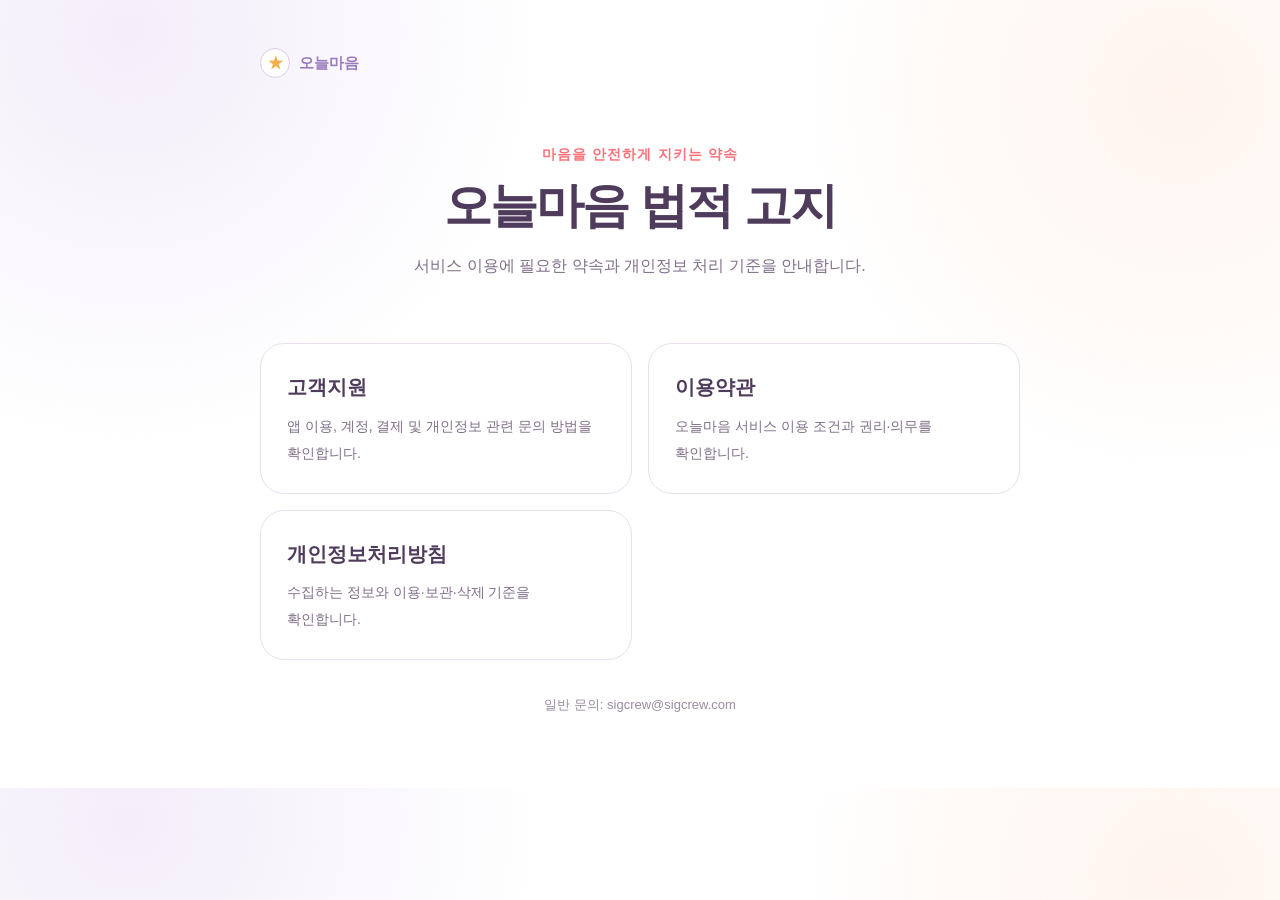
<file: index.html>
<!doctype html>
<html lang="ko">
  <head>
    <meta charset="utf-8" />
    <meta name="viewport" content="width=device-width, initial-scale=1" />
    <meta name="description" content="오늘마음 이용약관과 개인정보처리방침" />
    <title>오늘마음 법적 고지</title>
    <link rel="stylesheet" href="./styles.css" />
  </head>
  <body>
    <main class="shell">
      <a class="brand" href="./">
        <span class="brand-mark" aria-hidden="true">★</span>
        오늘마음
      </a>
      <section class="hero">
        <p class="eyebrow">마음을 안전하게 지키는 약속</p>
        <h1>오늘마음 법적 고지</h1>
        <p class="subtitle">서비스 이용에 필요한 약속과 개인정보 처리 기준을 안내합니다.</p>
      </section>
      <section class="cards" aria-label="안내 페이지">
        <a class="card" href="./support/">
          <strong>고객지원</strong>
          <span>앱 이용, 계정, 결제 및 개인정보 관련 문의 방법을 확인합니다.</span>
        </a>
        <a class="card" href="./terms/">
          <strong>이용약관</strong>
          <span>오늘마음 서비스 이용 조건과 권리·의무를 확인합니다.</span>
        </a>
        <a class="card" href="./privacy/">
          <strong>개인정보처리방침</strong>
          <span>수집하는 정보와 이용·보관·삭제 기준을 확인합니다.</span>
        </a>
      </section>
      <footer>일반 문의: sigcrew@sigcrew.com</footer>
    </main>
  </body>
</html>
</file>
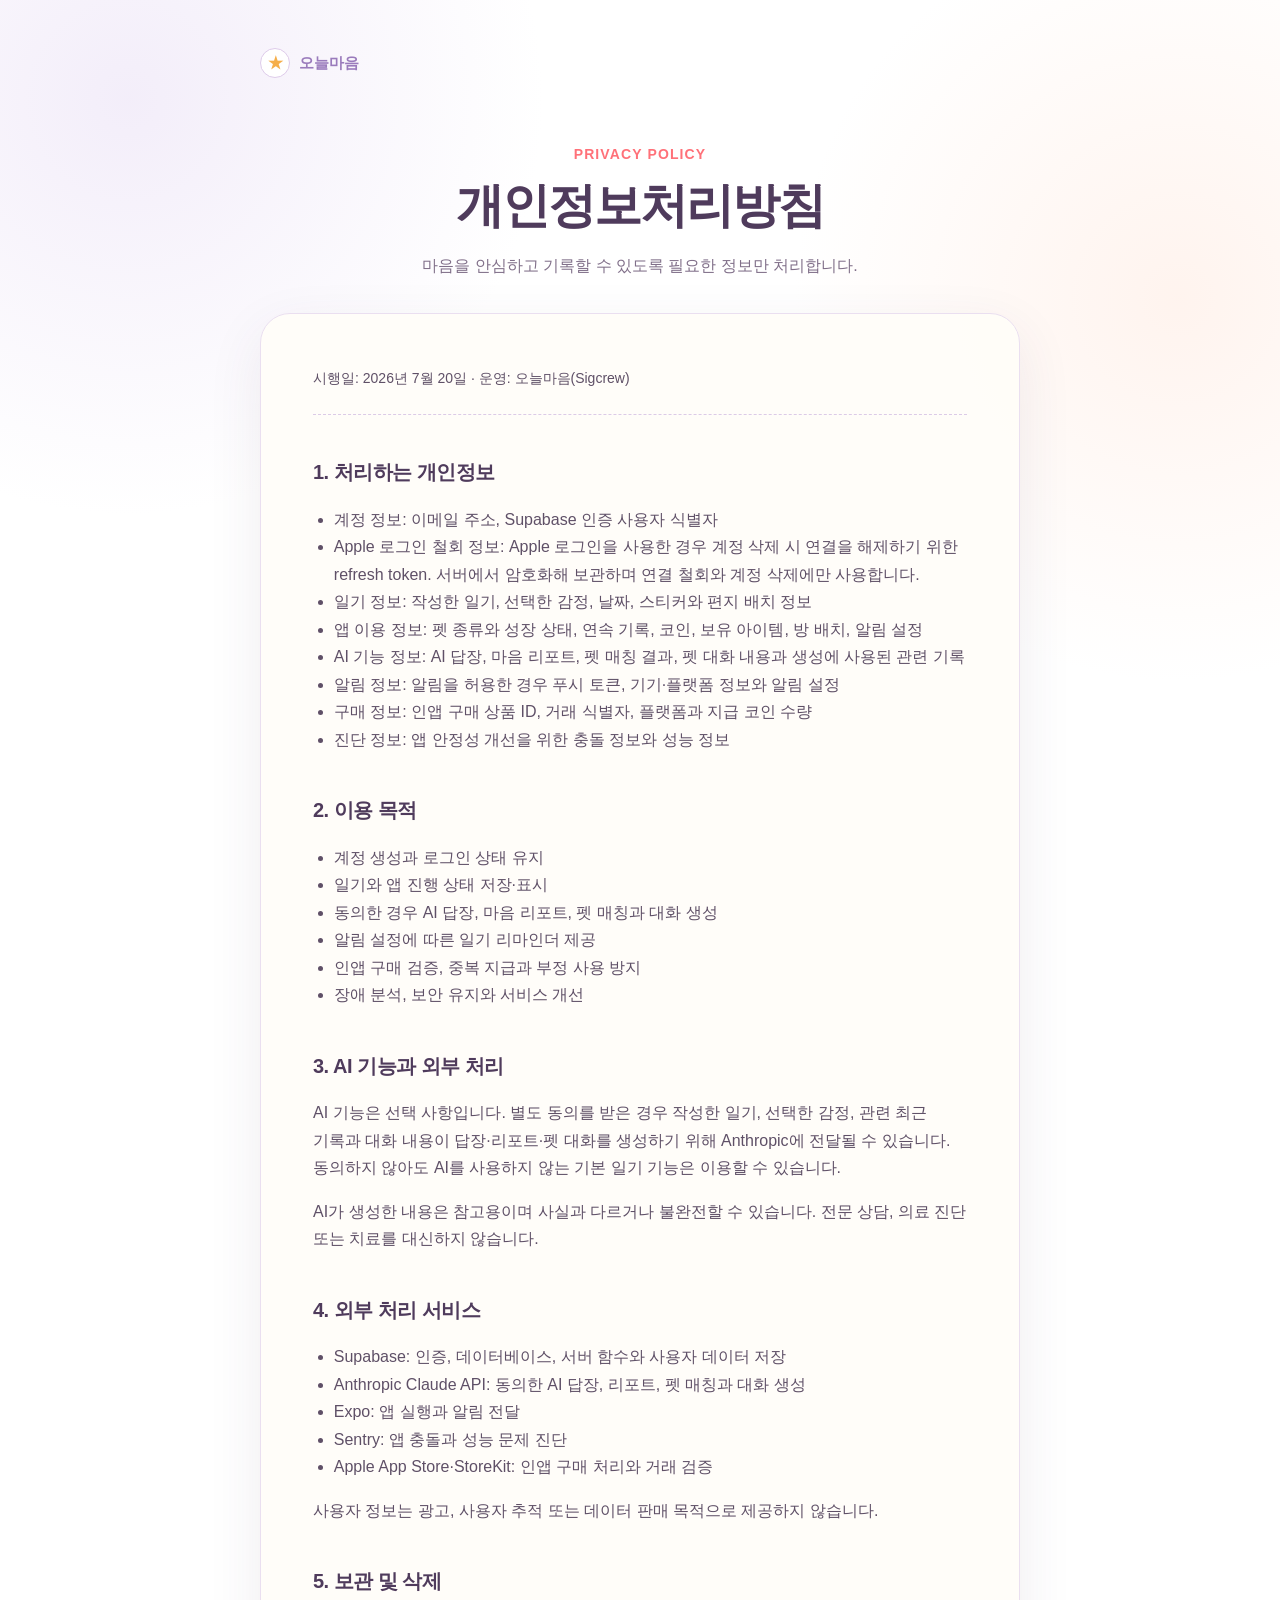
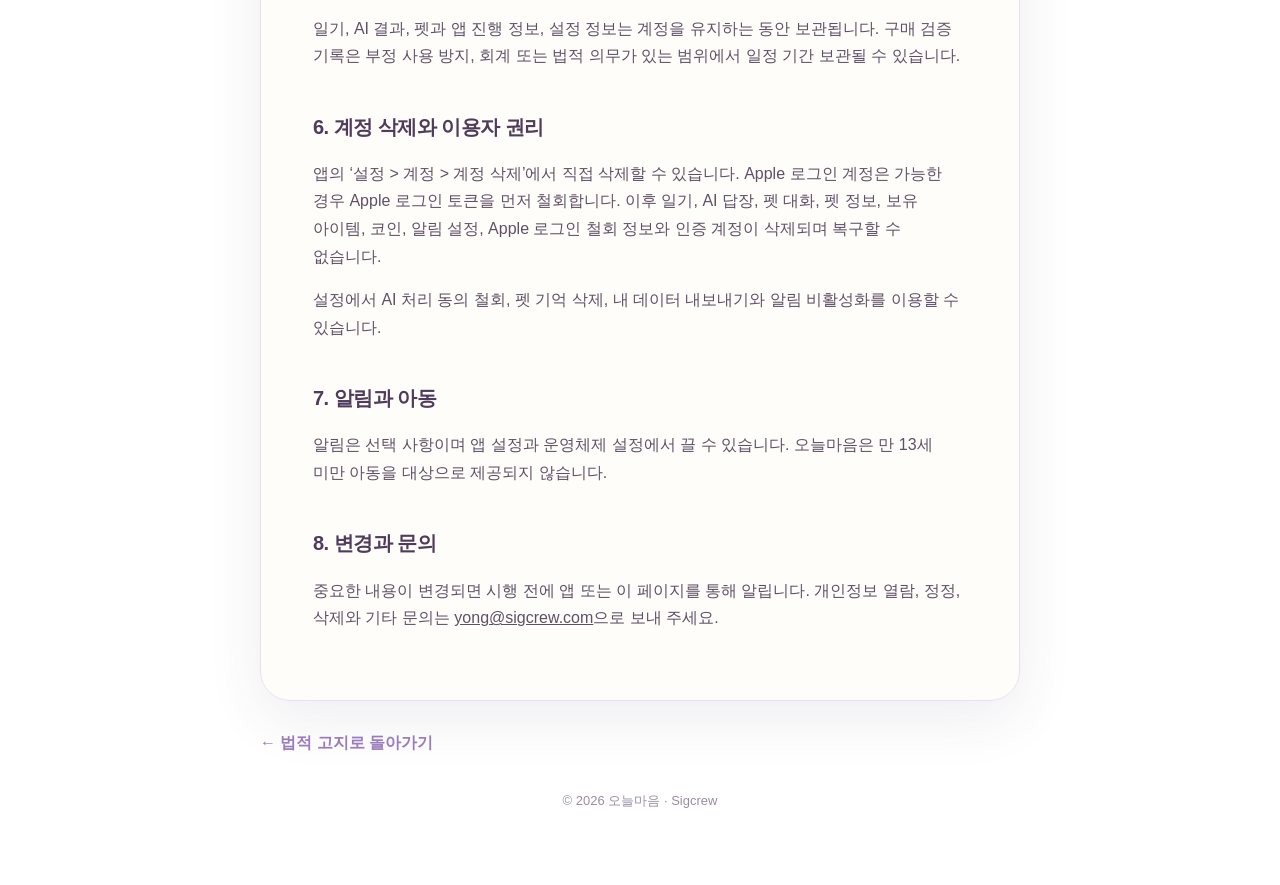
<file: privacy/index.html>
<!doctype html>
<html lang="ko">
  <head>
    <meta charset="utf-8" />
    <meta name="viewport" content="width=device-width, initial-scale=1" />
    <meta name="description" content="오늘마음 개인정보처리방침" />
    <title>개인정보처리방침 · 오늘마음</title>
    <link rel="stylesheet" href="../styles.css" />
  </head>
  <body>
    <main class="shell">
      <a class="brand" href="../">
        <span class="brand-mark" aria-hidden="true">★</span>
        오늘마음
      </a>
      <section class="hero">
        <p class="eyebrow">PRIVACY POLICY</p>
        <h1>개인정보처리방침</h1>
        <p class="subtitle">마음을 안심하고 기록할 수 있도록 필요한 정보만 처리합니다.</p>
      </section>
      <article class="paper">
        <p class="meta">시행일: 2026년 7월 20일 · 운영: 오늘마음(Sigcrew)</p>

        <h2>1. 처리하는 개인정보</h2>
        <ul>
          <li>계정 정보: 이메일 주소, Supabase 인증 사용자 식별자</li>
          <li>Apple 로그인 철회 정보: Apple 로그인을 사용한 경우 계정 삭제 시 연결을 해제하기 위한 refresh token. 서버에서 암호화해 보관하며 연결 철회와 계정 삭제에만 사용합니다.</li>
          <li>일기 정보: 작성한 일기, 선택한 감정, 날짜, 스티커와 편지 배치 정보</li>
          <li>앱 이용 정보: 펫 종류와 성장 상태, 연속 기록, 코인, 보유 아이템, 방 배치, 알림 설정</li>
          <li>AI 기능 정보: AI 답장, 마음 리포트, 펫 매칭 결과, 펫 대화 내용과 생성에 사용된 관련 기록</li>
          <li>알림 정보: 알림을 허용한 경우 푸시 토큰, 기기·플랫폼 정보와 알림 설정</li>
          <li>구매 정보: 인앱 구매 상품 ID, 거래 식별자, 플랫폼과 지급 코인 수량</li>
          <li>진단 정보: 앱 안정성 개선을 위한 충돌 정보와 성능 정보</li>
        </ul>

        <h2>2. 이용 목적</h2>
        <ul>
          <li>계정 생성과 로그인 상태 유지</li>
          <li>일기와 앱 진행 상태 저장·표시</li>
          <li>동의한 경우 AI 답장, 마음 리포트, 펫 매칭과 대화 생성</li>
          <li>알림 설정에 따른 일기 리마인더 제공</li>
          <li>인앱 구매 검증, 중복 지급과 부정 사용 방지</li>
          <li>장애 분석, 보안 유지와 서비스 개선</li>
        </ul>

        <h2>3. AI 기능과 외부 처리</h2>
        <p>AI 기능은 선택 사항입니다. 별도 동의를 받은 경우 작성한 일기, 선택한 감정, 관련 최근 기록과 대화 내용이 답장·리포트·펫 대화를 생성하기 위해 Anthropic에 전달될 수 있습니다. 동의하지 않아도 AI를 사용하지 않는 기본 일기 기능은 이용할 수 있습니다.</p>
        <p>AI가 생성한 내용은 참고용이며 사실과 다르거나 불완전할 수 있습니다. 전문 상담, 의료 진단 또는 치료를 대신하지 않습니다.</p>

        <h2>4. 외부 처리 서비스</h2>
        <ul>
          <li>Supabase: 인증, 데이터베이스, 서버 함수와 사용자 데이터 저장</li>
          <li>Anthropic Claude API: 동의한 AI 답장, 리포트, 펫 매칭과 대화 생성</li>
          <li>Expo: 앱 실행과 알림 전달</li>
          <li>Sentry: 앱 충돌과 성능 문제 진단</li>
          <li>Apple App Store·StoreKit: 인앱 구매 처리와 거래 검증</li>
        </ul>
        <p>사용자 정보는 광고, 사용자 추적 또는 데이터 판매 목적으로 제공하지 않습니다.</p>

        <h2>5. 보관 및 삭제</h2>
        <p>일기, AI 결과, 펫과 앱 진행 정보, 설정 정보는 계정을 유지하는 동안 보관됩니다. 구매 검증 기록은 부정 사용 방지, 회계 또는 법적 의무가 있는 범위에서 일정 기간 보관될 수 있습니다.</p>

        <h2>6. 계정 삭제와 이용자 권리</h2>
        <p>앱의 ‘설정 &gt; 계정 &gt; 계정 삭제’에서 직접 삭제할 수 있습니다. Apple 로그인 계정은 가능한 경우 Apple 로그인 토큰을 먼저 철회합니다. 이후 일기, AI 답장, 펫 대화, 펫 정보, 보유 아이템, 코인, 알림 설정, Apple 로그인 철회 정보와 인증 계정이 삭제되며 복구할 수 없습니다.</p>
        <p>설정에서 AI 처리 동의 철회, 펫 기억 삭제, 내 데이터 내보내기와 알림 비활성화를 이용할 수 있습니다.</p>

        <h2>7. 알림과 아동</h2>
        <p>알림은 선택 사항이며 앱 설정과 운영체제 설정에서 끌 수 있습니다. 오늘마음은 만 13세 미만 아동을 대상으로 제공되지 않습니다.</p>

        <h2>8. 변경과 문의</h2>
        <p>중요한 내용이 변경되면 시행 전에 앱 또는 이 페이지를 통해 알립니다. 개인정보 열람, 정정, 삭제와 기타 문의는 <a href="mailto:yong@sigcrew.com">yong@sigcrew.com</a>으로 보내 주세요.</p>
      </article>
      <a class="back" href="../">← 법적 고지로 돌아가기</a>
      <footer>© 2026 오늘마음 · Sigcrew</footer>
    </main>
  </body>
</html>
</file>
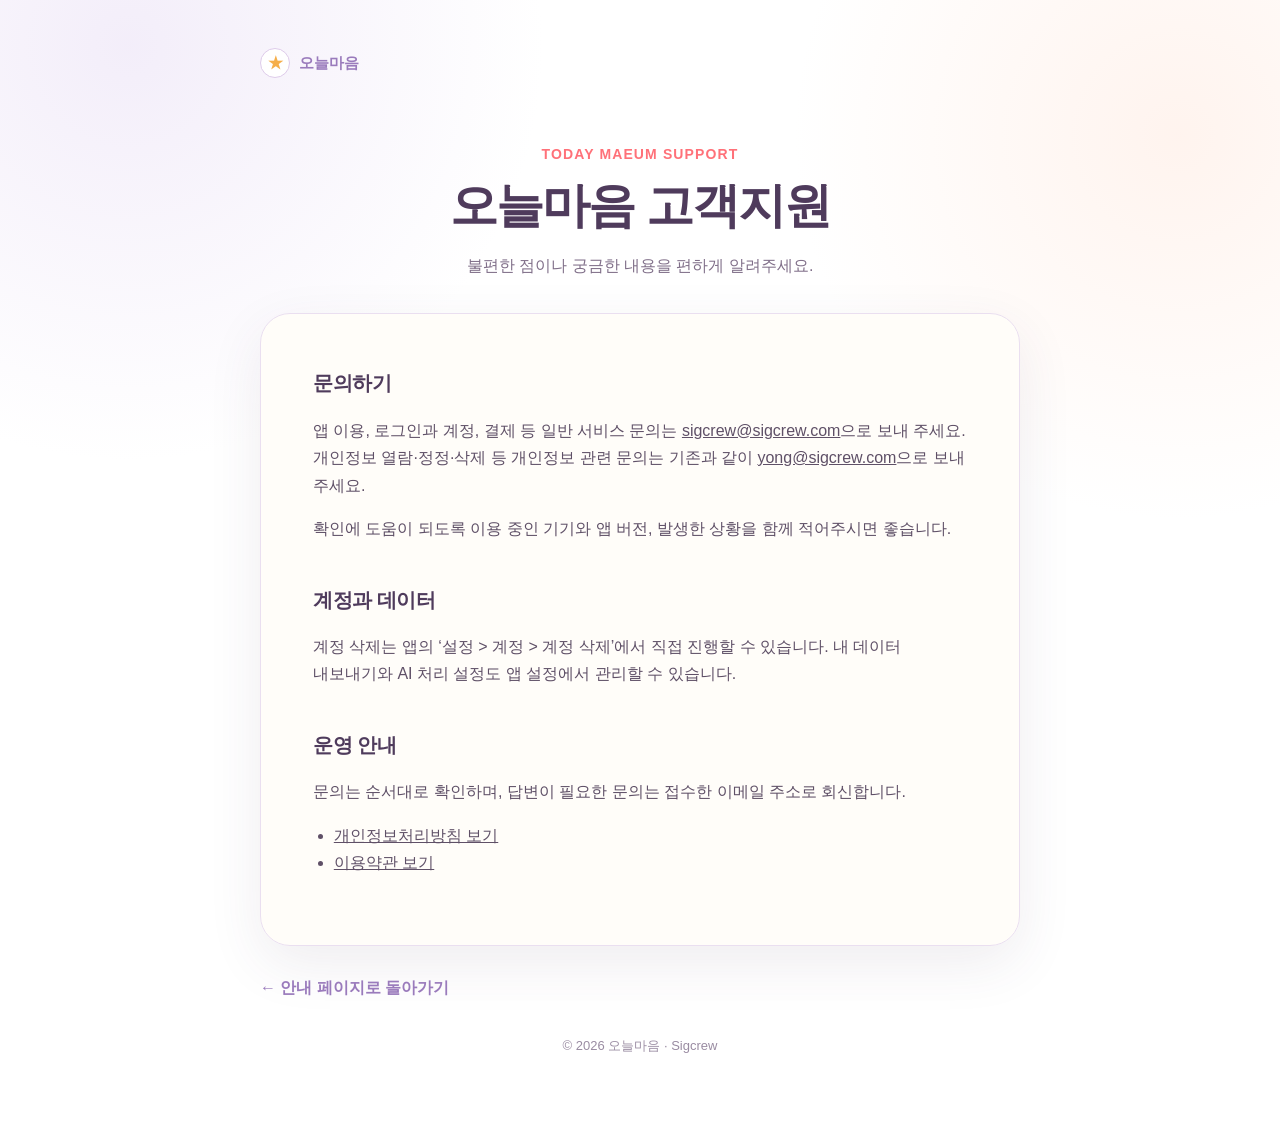
<file: support/index.html>
<!doctype html>
<html lang="ko">
  <head>
    <meta charset="utf-8" />
    <meta name="viewport" content="width=device-width, initial-scale=1" />
    <meta
      name="description"
      content="오늘마음 앱 이용, 계정, 결제 및 개인정보 관련 고객지원"
    />
    <title>고객지원 · 오늘마음</title>
    <link rel="stylesheet" href="../styles.css" />
  </head>
  <body>
    <main class="shell">
      <a class="brand" href="../">
        <span class="brand-mark" aria-hidden="true">★</span>
        오늘마음
      </a>
      <section class="hero">
        <p class="eyebrow">TODAY MAEUM SUPPORT</p>
        <h1>오늘마음 고객지원</h1>
        <p class="subtitle">불편한 점이나 궁금한 내용을 편하게 알려주세요.</p>
      </section>
      <article class="paper">
        <h2>문의하기</h2>
        <p>
          앱 이용, 로그인과 계정, 결제 등 일반 서비스 문의는
          <a href="mailto:sigcrew@sigcrew.com">sigcrew@sigcrew.com</a>으로 보내 주세요.
          개인정보 열람·정정·삭제 등 개인정보 관련 문의는 기존과 같이
          <a href="mailto:yong@sigcrew.com">yong@sigcrew.com</a>으로 보내 주세요.
        </p>
        <p>확인에 도움이 되도록 이용 중인 기기와 앱 버전, 발생한 상황을 함께 적어주시면 좋습니다.</p>

        <h2>계정과 데이터</h2>
        <p>
          계정 삭제는 앱의 ‘설정 &gt; 계정 &gt; 계정 삭제’에서 직접 진행할 수 있습니다.
          내 데이터 내보내기와 AI 처리 설정도 앱 설정에서 관리할 수 있습니다.
        </p>

        <h2>운영 안내</h2>
        <p>문의는 순서대로 확인하며, 답변이 필요한 문의는 접수한 이메일 주소로 회신합니다.</p>
        <ul>
          <li><a href="../privacy/">개인정보처리방침 보기</a></li>
          <li><a href="../terms/">이용약관 보기</a></li>
        </ul>
      </article>
      <a class="back" href="../">← 안내 페이지로 돌아가기</a>
      <footer>© 2026 오늘마음 · Sigcrew</footer>
    </main>
  </body>
</html>
</file>
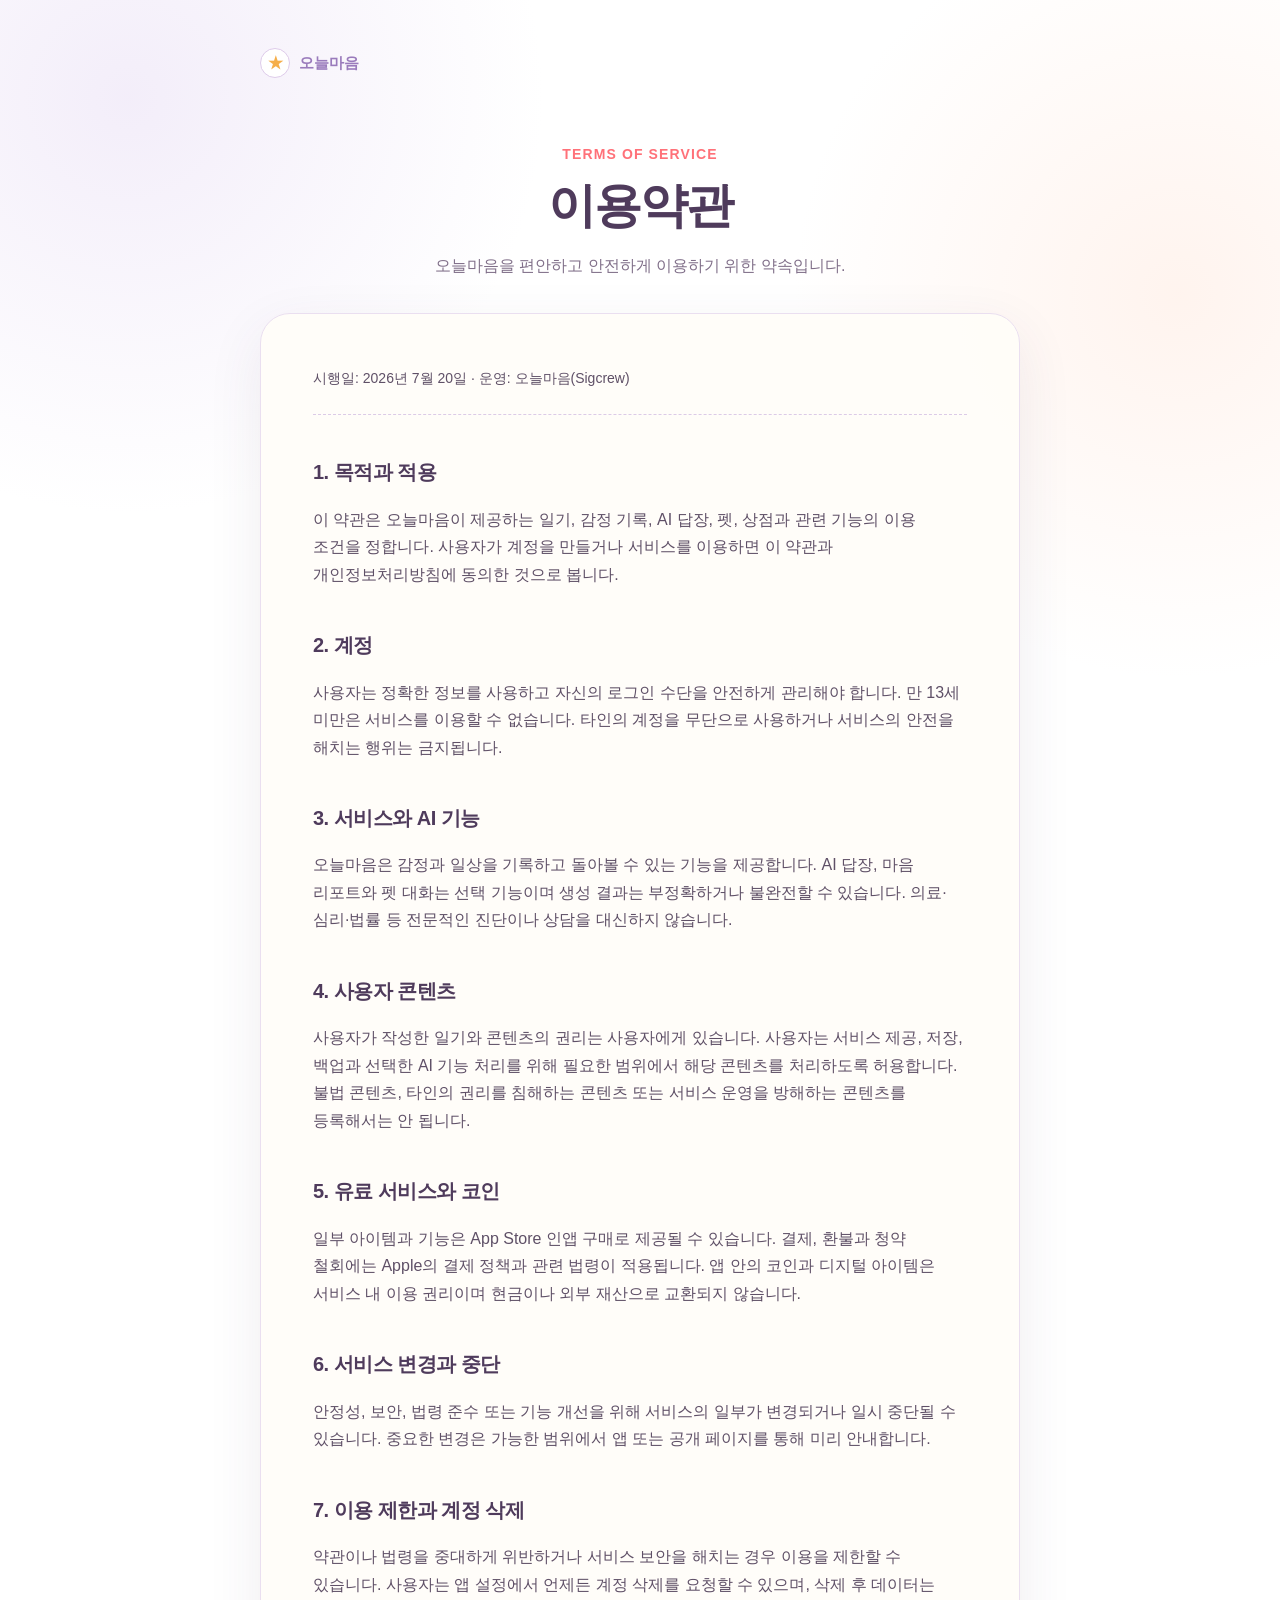
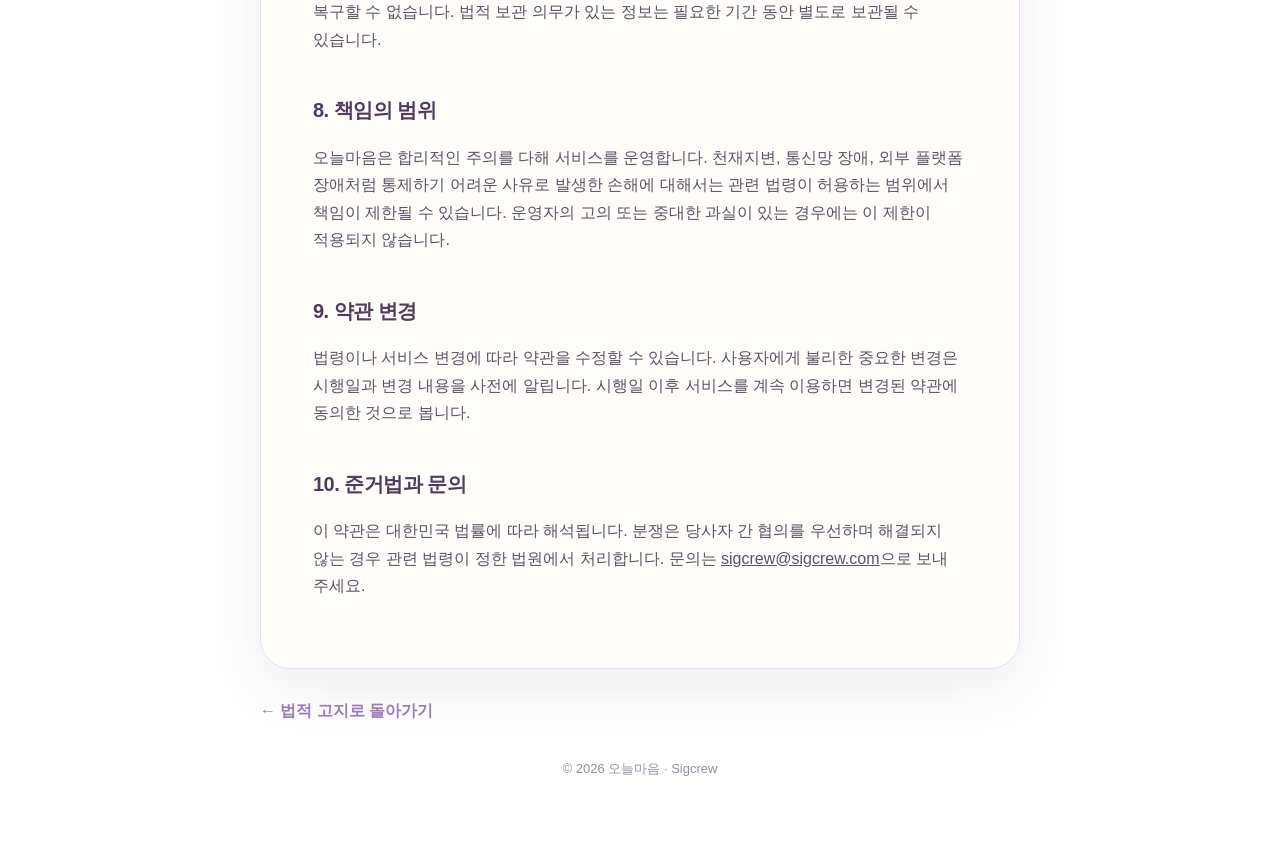
<file: terms/index.html>
<!doctype html>
<html lang="ko">
  <head>
    <meta charset="utf-8" />
    <meta name="viewport" content="width=device-width, initial-scale=1" />
    <meta name="description" content="오늘마음 이용약관" />
    <title>이용약관 · 오늘마음</title>
    <link rel="stylesheet" href="../styles.css" />
  </head>
  <body>
    <main class="shell">
      <a class="brand" href="../">
        <span class="brand-mark" aria-hidden="true">★</span>
        오늘마음
      </a>
      <section class="hero">
        <p class="eyebrow">TERMS OF SERVICE</p>
        <h1>이용약관</h1>
        <p class="subtitle">오늘마음을 편안하고 안전하게 이용하기 위한 약속입니다.</p>
      </section>
      <article class="paper">
        <p class="meta">시행일: 2026년 7월 20일 · 운영: 오늘마음(Sigcrew)</p>

        <h2>1. 목적과 적용</h2>
        <p>이 약관은 오늘마음이 제공하는 일기, 감정 기록, AI 답장, 펫, 상점과 관련 기능의 이용 조건을 정합니다. 사용자가 계정을 만들거나 서비스를 이용하면 이 약관과 개인정보처리방침에 동의한 것으로 봅니다.</p>

        <h2>2. 계정</h2>
        <p>사용자는 정확한 정보를 사용하고 자신의 로그인 수단을 안전하게 관리해야 합니다. 만 13세 미만은 서비스를 이용할 수 없습니다. 타인의 계정을 무단으로 사용하거나 서비스의 안전을 해치는 행위는 금지됩니다.</p>

        <h2>3. 서비스와 AI 기능</h2>
        <p>오늘마음은 감정과 일상을 기록하고 돌아볼 수 있는 기능을 제공합니다. AI 답장, 마음 리포트와 펫 대화는 선택 기능이며 생성 결과는 부정확하거나 불완전할 수 있습니다. 의료·심리·법률 등 전문적인 진단이나 상담을 대신하지 않습니다.</p>

        <h2>4. 사용자 콘텐츠</h2>
        <p>사용자가 작성한 일기와 콘텐츠의 권리는 사용자에게 있습니다. 사용자는 서비스 제공, 저장, 백업과 선택한 AI 기능 처리를 위해 필요한 범위에서 해당 콘텐츠를 처리하도록 허용합니다. 불법 콘텐츠, 타인의 권리를 침해하는 콘텐츠 또는 서비스 운영을 방해하는 콘텐츠를 등록해서는 안 됩니다.</p>

        <h2>5. 유료 서비스와 코인</h2>
        <p>일부 아이템과 기능은 App Store 인앱 구매로 제공될 수 있습니다. 결제, 환불과 청약 철회에는 Apple의 결제 정책과 관련 법령이 적용됩니다. 앱 안의 코인과 디지털 아이템은 서비스 내 이용 권리이며 현금이나 외부 재산으로 교환되지 않습니다.</p>

        <h2>6. 서비스 변경과 중단</h2>
        <p>안정성, 보안, 법령 준수 또는 기능 개선을 위해 서비스의 일부가 변경되거나 일시 중단될 수 있습니다. 중요한 변경은 가능한 범위에서 앱 또는 공개 페이지를 통해 미리 안내합니다.</p>

        <h2>7. 이용 제한과 계정 삭제</h2>
        <p>약관이나 법령을 중대하게 위반하거나 서비스 보안을 해치는 경우 이용을 제한할 수 있습니다. 사용자는 앱 설정에서 언제든 계정 삭제를 요청할 수 있으며, 삭제 후 데이터는 복구할 수 없습니다. 법적 보관 의무가 있는 정보는 필요한 기간 동안 별도로 보관될 수 있습니다.</p>

        <h2>8. 책임의 범위</h2>
        <p>오늘마음은 합리적인 주의를 다해 서비스를 운영합니다. 천재지변, 통신망 장애, 외부 플랫폼 장애처럼 통제하기 어려운 사유로 발생한 손해에 대해서는 관련 법령이 허용하는 범위에서 책임이 제한될 수 있습니다. 운영자의 고의 또는 중대한 과실이 있는 경우에는 이 제한이 적용되지 않습니다.</p>

        <h2>9. 약관 변경</h2>
        <p>법령이나 서비스 변경에 따라 약관을 수정할 수 있습니다. 사용자에게 불리한 중요한 변경은 시행일과 변경 내용을 사전에 알립니다. 시행일 이후 서비스를 계속 이용하면 변경된 약관에 동의한 것으로 봅니다.</p>

        <h2>10. 준거법과 문의</h2>
        <p>이 약관은 대한민국 법률에 따라 해석됩니다. 분쟁은 당사자 간 협의를 우선하며 해결되지 않는 경우 관련 법령이 정한 법원에서 처리합니다. 문의는 <a href="mailto:sigcrew@sigcrew.com">sigcrew@sigcrew.com</a>으로 보내 주세요.</p>
      </article>
      <a class="back" href="../">← 법적 고지로 돌아가기</a>
      <footer>© 2026 오늘마음 · Sigcrew</footer>
    </main>
  </body>
</html>
</file>
<file: styles.css>
:root {
  color-scheme: light;
  --ink: #4f3b5c;
  --muted: #806f89;
  --lavender: #9a7bbc;
  --line: #eadff0;
  --paper: #fffdf9;
  --coral: #ff7179;
  --gold: #f5ae4a;
}

* {
  box-sizing: border-box;
}

body {
  margin: 0;
  background:
    radial-gradient(circle at 10% 4%, rgba(220, 204, 239, 0.34), transparent 26rem),
    radial-gradient(circle at 92% 12%, rgba(255, 220, 203, 0.32), transparent 24rem),
    #fff;
  color: var(--ink);
  font-family: -apple-system, BlinkMacSystemFont, "Apple SD Gothic Neo",
    "Noto Sans KR", sans-serif;
  line-height: 1.72;
  word-break: keep-all;
}

a {
  color: inherit;
}

.shell {
  width: min(760px, calc(100% - 32px));
  margin: 0 auto;
  padding: 48px 0 72px;
}

.brand {
  display: inline-flex;
  align-items: center;
  gap: 9px;
  text-decoration: none;
  font-size: 15px;
  font-weight: 800;
  color: var(--lavender);
}

.brand-mark {
  display: grid;
  width: 30px;
  height: 30px;
  place-items: center;
  border: 1px solid #decbea;
  border-radius: 50%;
  background: #fff;
  color: var(--gold);
}

.hero {
  padding: 64px 0 34px;
  text-align: center;
}

.eyebrow {
  margin: 0 0 10px;
  color: var(--coral);
  font-size: 14px;
  font-weight: 800;
  letter-spacing: 0.08em;
}

h1 {
  margin: 0;
  font-size: clamp(34px, 7vw, 48px);
  line-height: 1.24;
  letter-spacing: -0.04em;
}

.subtitle {
  margin: 16px auto 0;
  color: var(--muted);
  font-size: 16px;
}

.paper {
  padding: clamp(26px, 6vw, 52px);
  border: 1px solid var(--line);
  border-radius: 30px;
  background: rgba(255, 253, 249, 0.94);
  box-shadow: 0 18px 55px rgba(80, 56, 92, 0.09);
}

.paper h2 {
  margin: 40px 0 10px;
  font-size: 20px;
  letter-spacing: -0.025em;
}

.paper h2:first-child {
  margin-top: 0;
}

.paper p,
.paper li {
  color: #5f5067;
}

.paper ul {
  padding-left: 1.3em;
}

.meta {
  margin: 0 0 30px;
  padding-bottom: 24px;
  border-bottom: 1px dashed #dccbe7;
  color: var(--muted);
  font-size: 14px;
}

.cards {
  display: grid;
  grid-template-columns: repeat(2, 1fr);
  gap: 16px;
  margin-top: 30px;
}

.card {
  padding: 26px;
  border: 1px solid var(--line);
  border-radius: 24px;
  background: rgba(255, 255, 255, 0.9);
  text-decoration: none;
  transition: transform 160ms ease, box-shadow 160ms ease;
}

.card:hover {
  transform: translateY(-3px);
  box-shadow: 0 14px 34px rgba(80, 56, 92, 0.09);
}

.card strong {
  display: block;
  margin-bottom: 7px;
  font-size: 20px;
}

.card span {
  color: var(--muted);
  font-size: 14px;
}

.back {
  display: inline-flex;
  margin-top: 28px;
  color: var(--lavender);
  font-weight: 750;
  text-decoration: none;
}

footer {
  padding-top: 34px;
  color: #9a8ca2;
  font-size: 13px;
  text-align: center;
}

@media (max-width: 560px) {
  .shell {
    width: min(100% - 22px, 760px);
    padding-top: 28px;
  }

  .hero {
    padding-top: 46px;
  }

  .paper {
    border-radius: 24px;
  }

  .cards {
    grid-template-columns: 1fr;
  }
}
</file>
